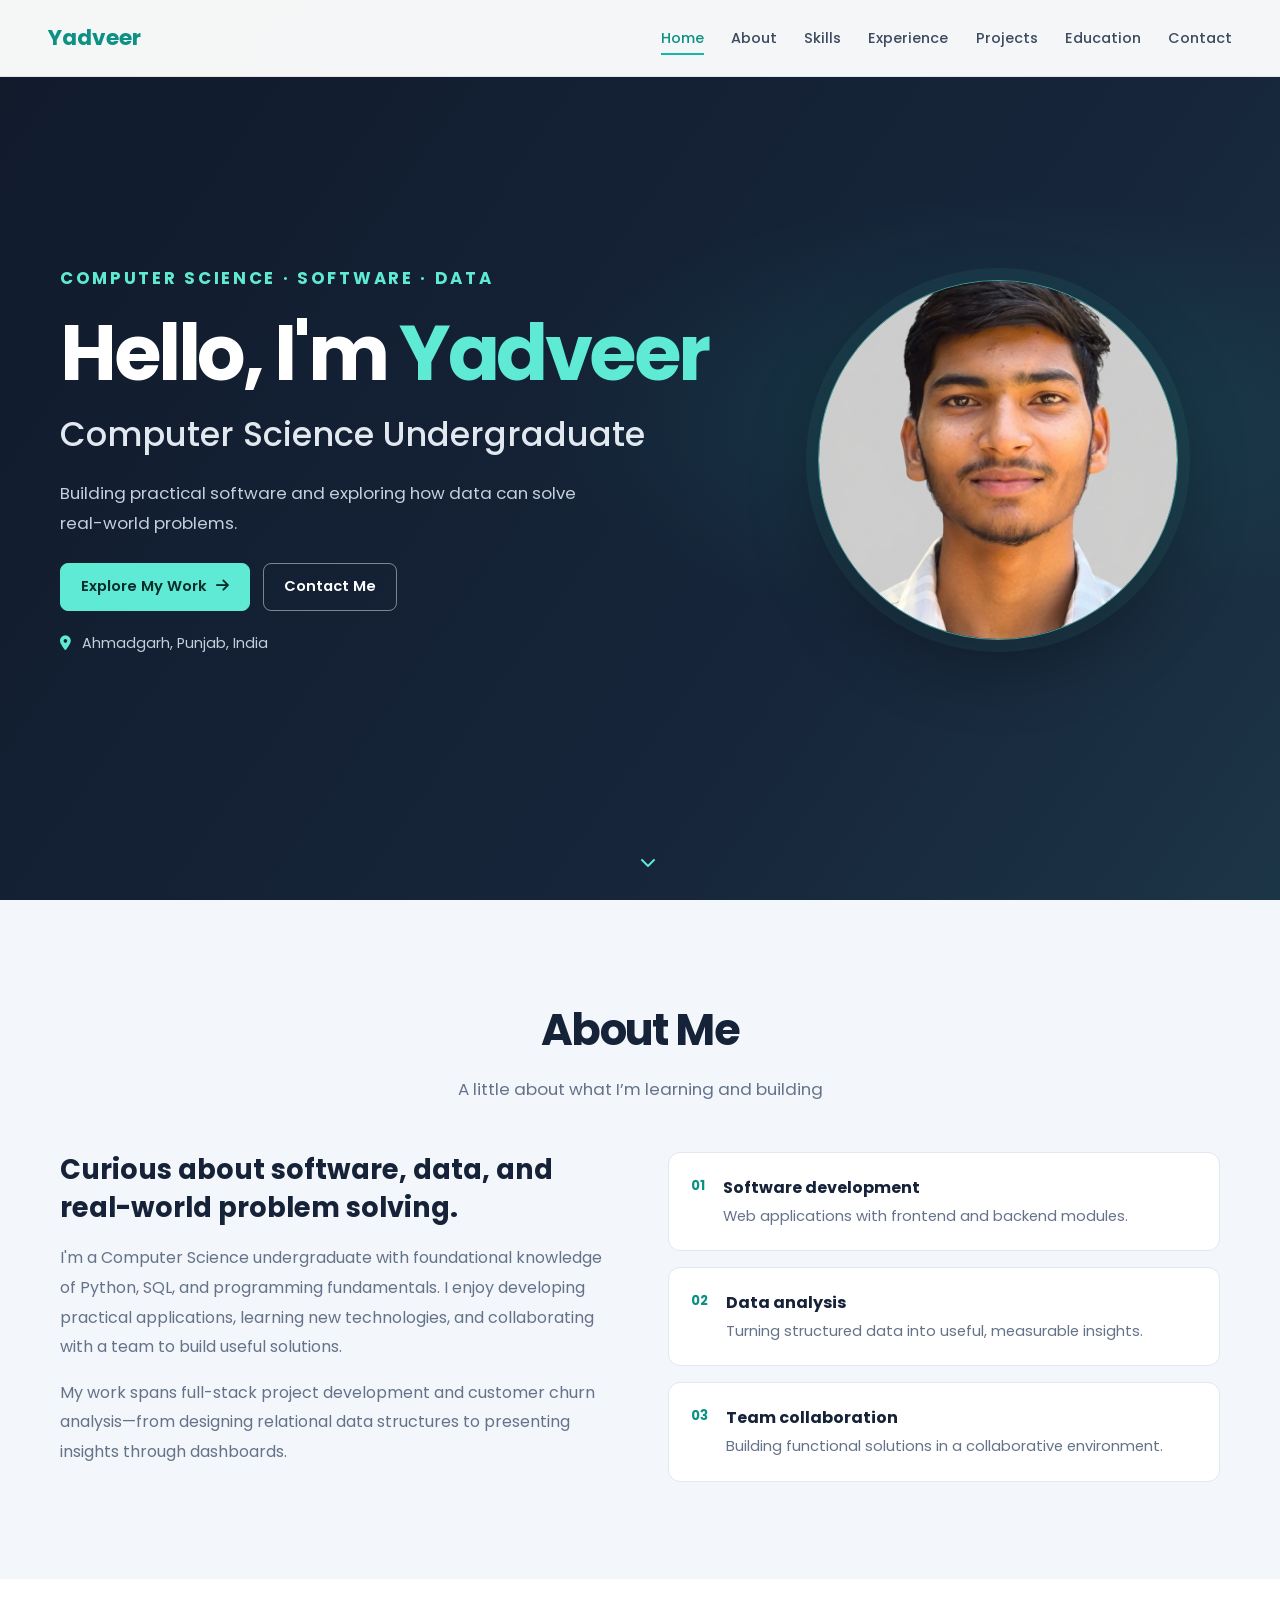
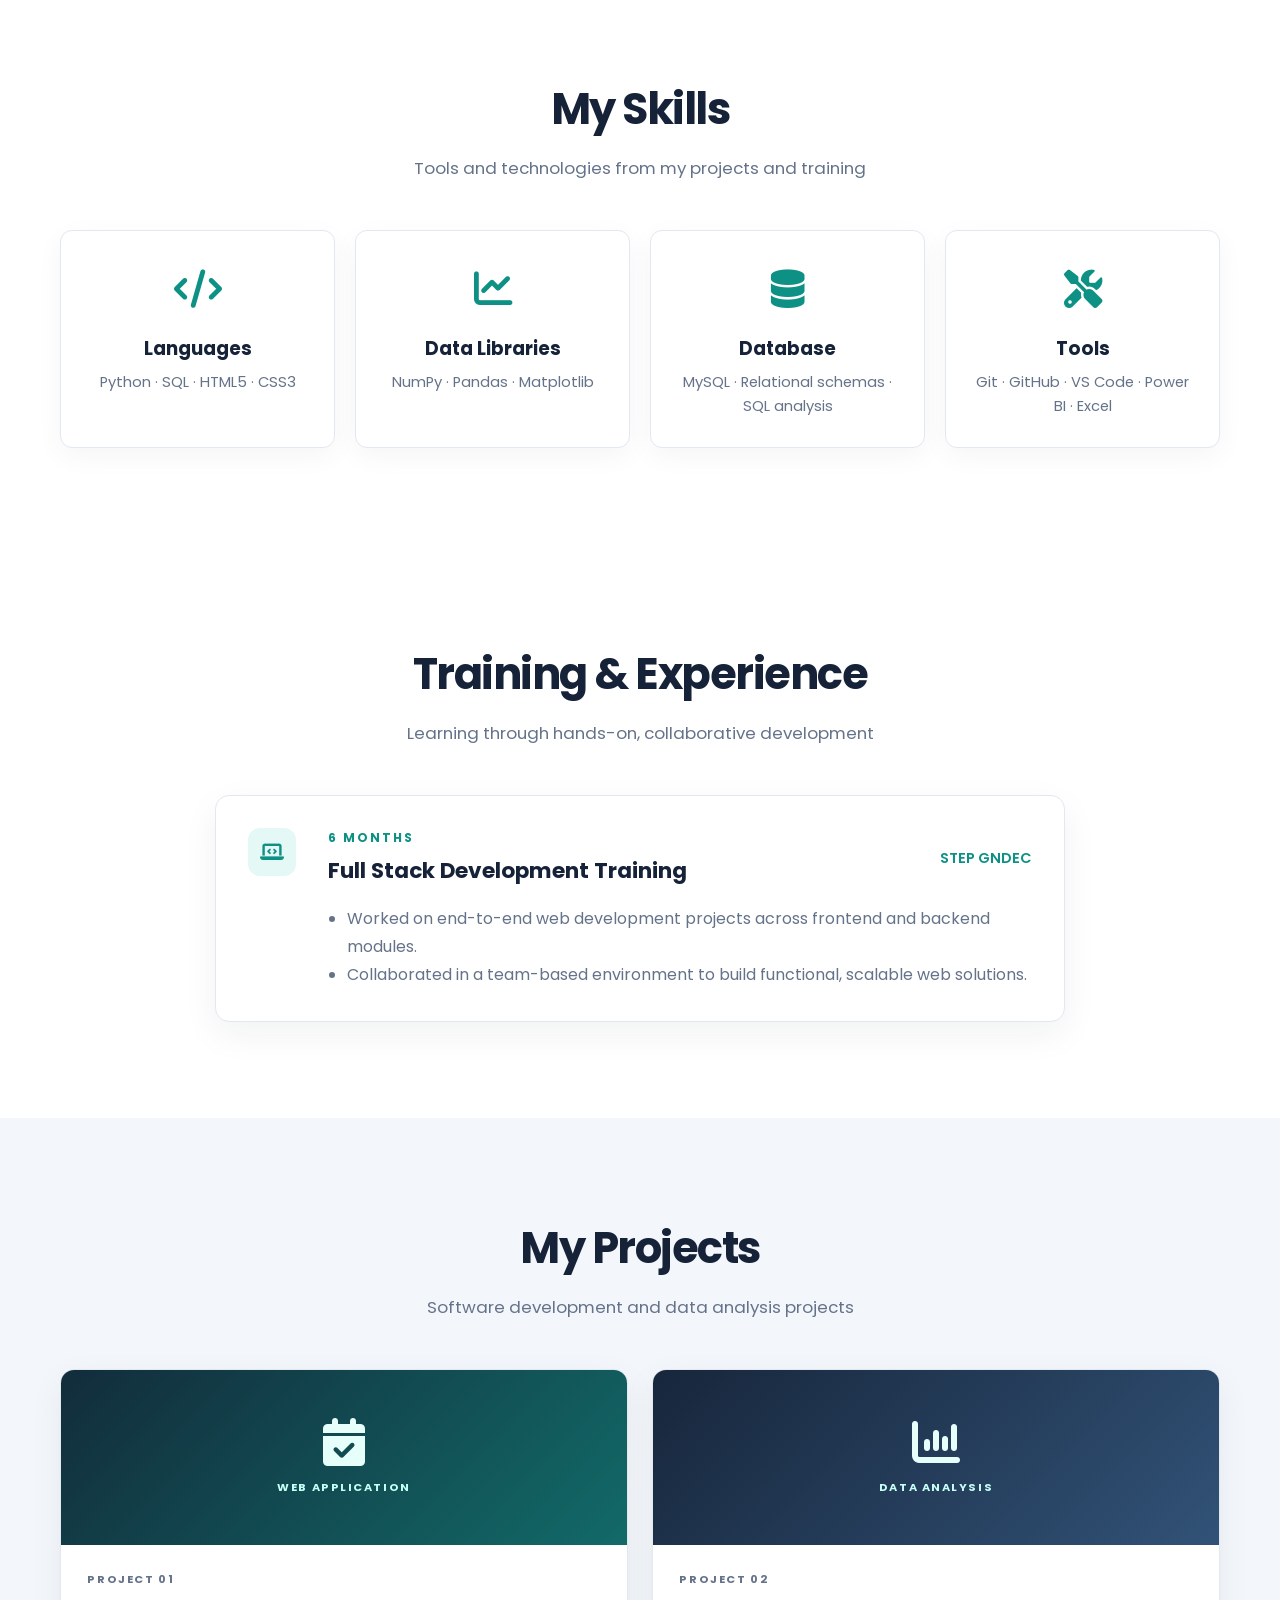
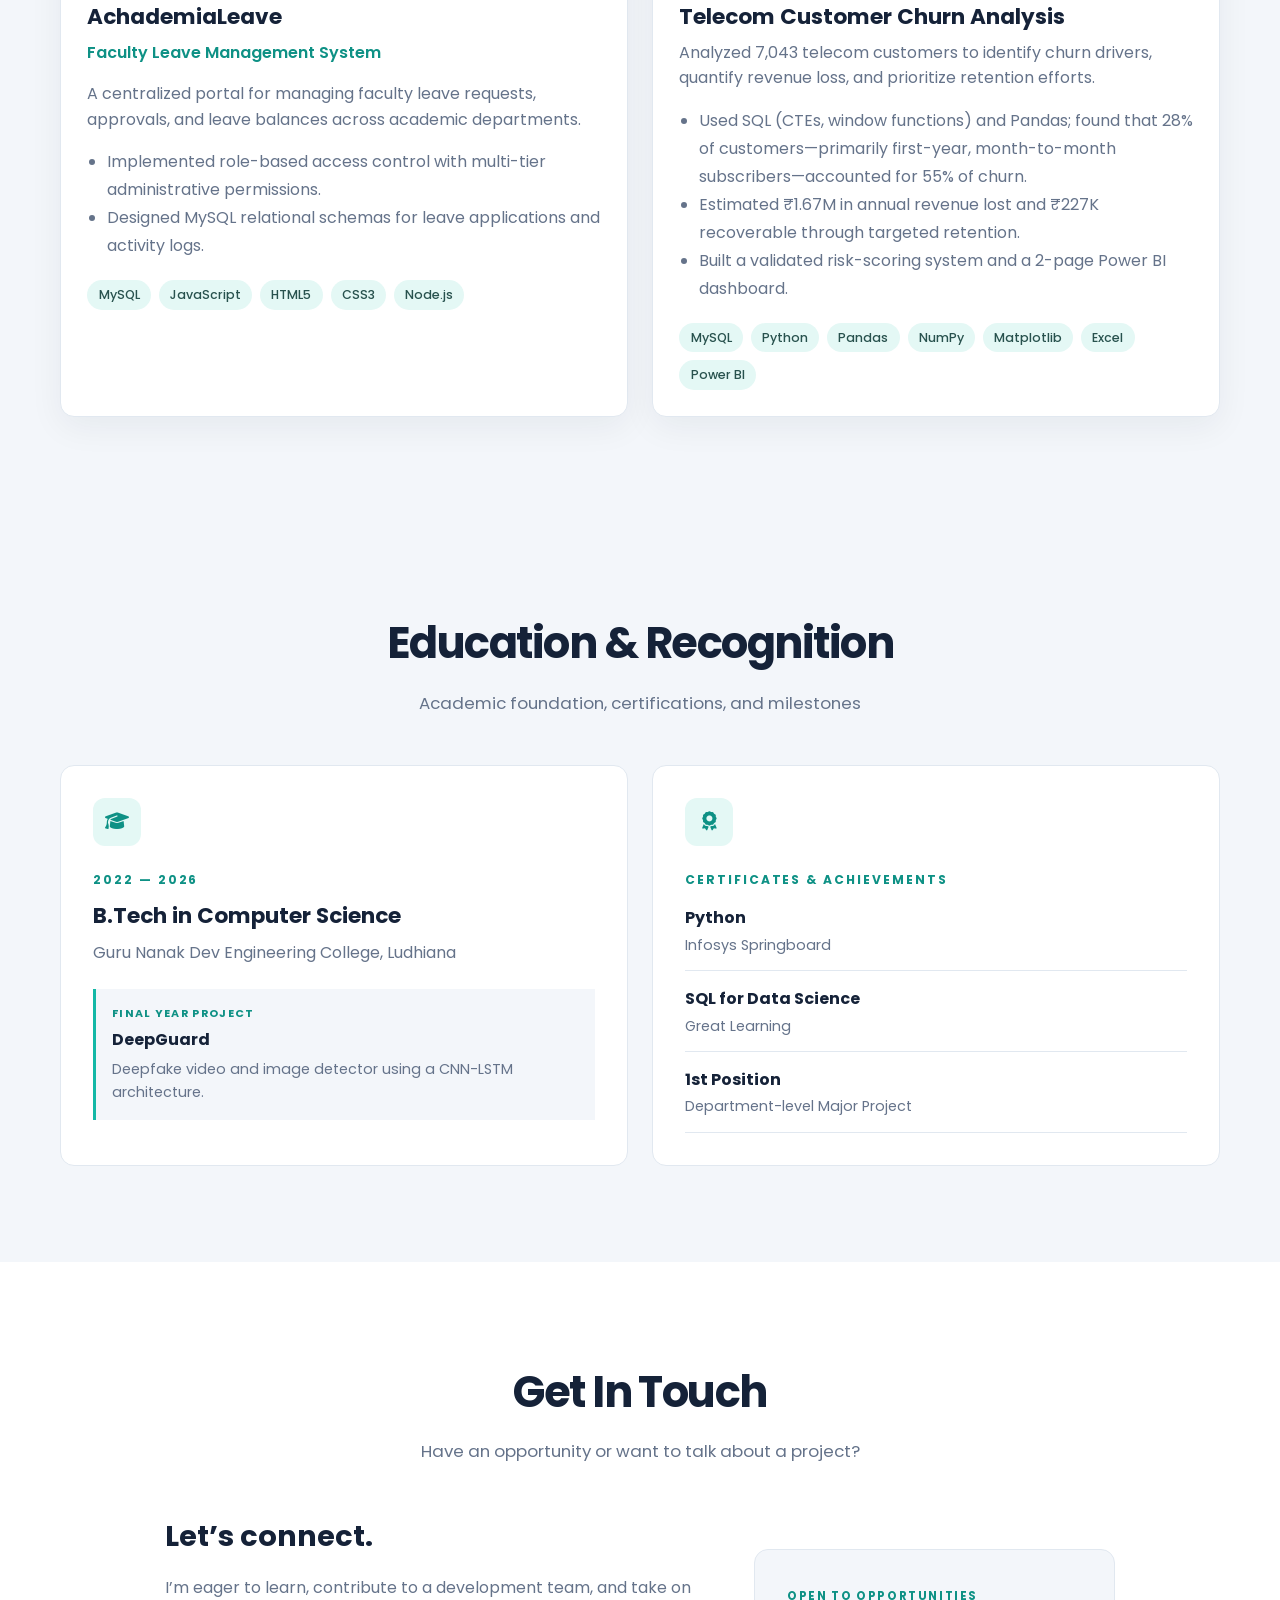
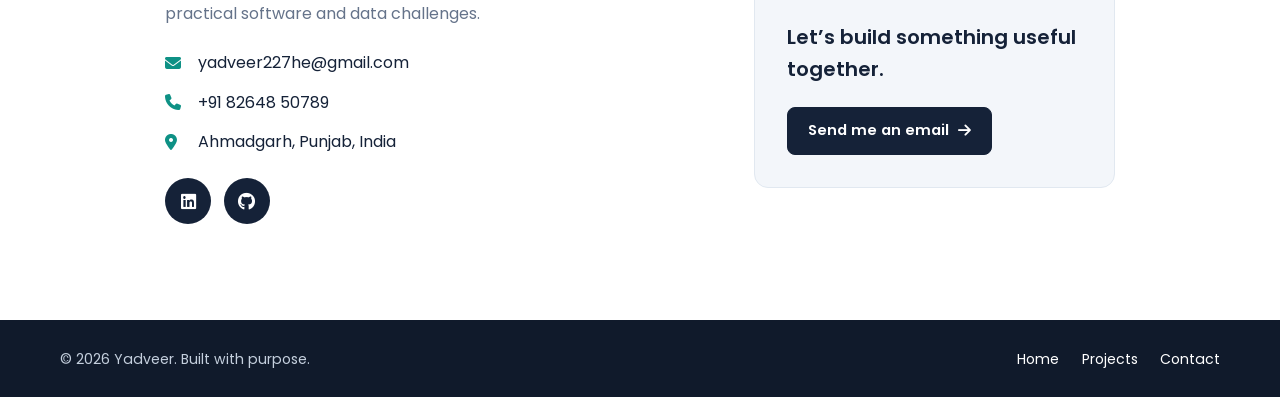
<file: index.html>
<!DOCTYPE html>
<html lang="en">
<head>
    <meta charset="UTF-8">
    <meta name="viewport" content="width=device-width, initial-scale=1.0">
    <meta name="description" content="Yadveer is a Computer Science undergraduate at Guru Nanak Dev Engineering College, interested in practical software development and data analysis.">
    <meta name="theme-color" content="#101a2b">
    <title>Yadveer | Computer Science Undergraduate</title>
    <link rel="stylesheet" href="styles.css">
    <link href="https://fonts.googleapis.com/css2?family=Poppins:wght@300;400;500;600;700&display=swap" rel="stylesheet">
    <link rel="stylesheet" href="https://cdnjs.cloudflare.com/ajax/libs/font-awesome/6.4.0/css/all.min.css">
</head>
<body>
    <!-- Navigation -->
    <nav class="navbar">
        <div class="nav-container">
            <div class="nav-logo">
                <h2>Yadveer</h2>
            </div>
            <ul class="nav-menu" id="primary-navigation">
                <li class="nav-item">
                    <a href="#home" class="nav-link">Home</a>
                </li>
                <li class="nav-item">
                    <a href="#about" class="nav-link">About</a>
                </li>
                <li class="nav-item">
                    <a href="#skills" class="nav-link">Skills</a>
                </li>
                <li class="nav-item">
                    <a href="#experience" class="nav-link">Experience</a>
                </li>
                <li class="nav-item">
                    <a href="#projects" class="nav-link">Projects</a>
                </li>
                <li class="nav-item">
                    <a href="#education" class="nav-link">Education</a>
                </li>
                <li class="nav-item">
                    <a href="#contact" class="nav-link">Contact</a>
                </li>
            </ul>
            <button class="nav-toggle" type="button" aria-label="Open navigation" aria-controls="primary-navigation" aria-expanded="false">
                <span class="bar"></span>
                <span class="bar"></span>
                <span class="bar"></span>
            </button>
        </div>
    </nav>

    <!-- Hero Section -->
    <section id="home" class="hero">
        <div class="hero-content">
            <div class="hero-text">
                <p class="eyebrow">COMPUTER SCIENCE · SOFTWARE · DATA</p>
                <h1>Hello, I'm <span class="highlight">Yadveer</span></h1>
                <h2>Computer Science Undergraduate</h2>
                <p>Building practical software and exploring how data can solve real-world problems.</p>
                <div class="hero-buttons">
                    <a href="#projects" class="btn btn-primary">Explore My Work <i class="fas fa-arrow-right"></i></a>
                    <a href="mailto:yadveer227he@gmail.com" class="btn btn-secondary">Contact Me</a>
                </div>
                <p class="hero-location"><i class="fas fa-location-dot"></i> Ahmadgarh, Punjab, India</p>
            </div>
            <div class="hero-image">
                <div class="profile-pic">
                    <img src="my.png" alt="Portrait of Yadveer">
                </div>
            </div>
        </div>
        <div class="scroll-indicator">
            <i class="fas fa-chevron-down"></i>
        </div>
    </section>

    <!-- About Section -->
    <section id="about" class="about">
        <div class="container">
            <div class="section-header">
                <h2>About Me</h2>
                <p>A little about what I’m learning and building</p>
            </div>
            <div class="about-content">
                <div class="about-text">
                    <h3>Curious about software, data, and real-world problem solving.</h3>
                    <p>I'm a Computer Science undergraduate with foundational knowledge of Python, SQL, and programming fundamentals. I enjoy developing practical applications, learning new technologies, and collaborating with a team to build useful solutions.</p>
                    <p>My work spans full-stack project development and customer churn analysis—from designing relational data structures to presenting insights through dashboards.</p>
                </div>
                <div class="about-highlights">
                    <div class="highlight-card">
                        <span class="highlight-index">01</span>
                        <div><h4>Software development</h4><p>Web applications with frontend and backend modules.</p></div>
                    </div>
                    <div class="highlight-card">
                        <span class="highlight-index">02</span>
                        <div><h4>Data analysis</h4><p>Turning structured data into useful, measurable insights.</p></div>
                    </div>
                    <div class="highlight-card">
                        <span class="highlight-index">03</span>
                        <div><h4>Team collaboration</h4><p>Building functional solutions in a collaborative environment.</p></div>
                    </div>
                </div>
            </div>
        </div>
    </section>

    <!-- Skills Section -->
    <section id="skills" class="skills">
        <div class="container">
            <div class="section-header">
                <h2>My Skills</h2>
                <p>Tools and technologies from my projects and training</p>
            </div>
            <div class="skills-grid">
                <div class="skill-card">
                    <div class="skill-icon">
                        <i class="fas fa-code"></i>
                    </div>
                    <h3>Languages</h3>
                    <p>Python · SQL · HTML5 · CSS3</p>
                </div>
                <div class="skill-card">
                    <div class="skill-icon">
                        <i class="fas fa-chart-line"></i>
                    </div>
                    <h3>Data Libraries</h3>
                    <p>NumPy · Pandas · Matplotlib</p>
                </div>
                <div class="skill-card">
                    <div class="skill-icon">
                        <i class="fas fa-database"></i>
                    </div>
                    <h3>Database</h3>
                    <p>MySQL · Relational schemas · SQL analysis</p>
                </div>
                <div class="skill-card">
                    <div class="skill-icon">
                        <i class="fas fa-screwdriver-wrench"></i>
                    </div>
                    <h3>Tools</h3>
                    <p>Git · GitHub · VS Code · Power BI · Excel</p>
                </div>
            </div>
        </div>
    </section>

    <!-- Experience Section -->
    <section id="experience" class="experience">
        <div class="container">
            <div class="section-header">
                <h2>Training & Experience</h2>
                <p>Learning through hands-on, collaborative development</p>
            </div>
            <article class="timeline-card">
                <div class="timeline-marker"><i class="fas fa-laptop-code"></i></div>
                <div class="timeline-content">
                    <div class="timeline-heading">
                        <div><p class="eyebrow">6 MONTHS</p><h3>Full Stack Development Training</h3></div>
                        <span class="timeline-org">STEP GNDEC</span>
                    </div>
                    <ul>
                        <li>Worked on end-to-end web development projects across frontend and backend modules.</li>
                        <li>Collaborated in a team-based environment to build functional, scalable web solutions.</li>
                    </ul>
                </div>
            </article>
        </div>
    </section>

    <!-- Projects Section -->
    <section id="projects" class="projects">
        <div class="container">
            <div class="section-header">
                <h2>My Projects</h2>
                <p>Software development and data analysis projects</p>
            </div>
            <div class="projects-grid">
                <div class="project-card">
                    <div class="project-visual project-visual-app">
                        <i class="fas fa-calendar-check"></i>
                        <span>WEB APPLICATION</span>
                    </div>
                    <div class="project-info">
                        <p class="project-number">PROJECT 01</p>
                        <h3>AchademiaLeave</h3>
                        <p class="project-subtitle">Faculty Leave Management System</p>
                        <p>A centralized portal for managing faculty leave requests, approvals, and leave balances across academic departments.</p>
                        <ul class="project-points">
                            <li>Implemented role-based access control with multi-tier administrative permissions.</li>
                            <li>Designed MySQL relational schemas for leave applications and activity logs.</li>
                        </ul>
                        <div class="project-tech">
                            <span>MySQL</span>
                            <span>JavaScript</span>
                            <span>HTML5</span>
                            <span>CSS3</span>
                            <span>Node.js</span>
                        </div>
                    </div>
                </div>
                <div class="project-card">
                    <div class="project-visual project-visual-data">
                        <i class="fas fa-chart-column"></i>
                        <span>DATA ANALYSIS</span>
                    </div>
                    <div class="project-info">
                        <p class="project-number">PROJECT 02</p>
                        <h3>Telecom Customer Churn Analysis</h3>
                        <p>Analyzed 7,043 telecom customers to identify churn drivers, quantify revenue loss, and prioritize retention efforts.</p>
                        <ul class="project-points">
                            <li>Used SQL (CTEs, window functions) and Pandas; found that 28% of customers—primarily first-year, month-to-month subscribers—accounted for 55% of churn.</li>
                            <li>Estimated ₹1.67M in annual revenue lost and ₹227K recoverable through targeted retention.</li>
                            <li>Built a validated risk-scoring system and a 2-page Power BI dashboard.</li>
                        </ul>
                        <div class="project-tech">
                            <span>MySQL</span>
                            <span>Python</span>
                            <span>Pandas</span>
                            <span>NumPy</span>
                            <span>Matplotlib</span>
                            <span>Excel</span>
                            <span>Power BI</span>
                        </div>
                    </div>
                </div>
            </div>
        </div>
    </section>

    <!-- Education & Recognition Section -->
    <section id="education" class="education">
        <div class="container">
            <div class="section-header">
                <h2>Education & Recognition</h2>
                <p>Academic foundation, certifications, and milestones</p>
            </div>
            <div class="education-grid">
                <article class="education-card">
                    <div class="education-icon"><i class="fas fa-graduation-cap"></i></div>
                    <p class="eyebrow">2022 — 2026</p>
                    <h3>B.Tech in Computer Science</h3>
                    <p>Guru Nanak Dev Engineering College, Ludhiana</p>
                    <div class="capstone">
                        <span>FINAL YEAR PROJECT</span>
                        <strong>DeepGuard</strong>
                        <p>Deepfake video and image detector using a CNN-LSTM architecture.</p>
                    </div>
                </article>
                <article class="education-card recognition-card">
                    <div class="education-icon"><i class="fas fa-award"></i></div>
                    <p class="eyebrow">CERTIFICATES & ACHIEVEMENTS</p>
                    <ul class="recognition-list">
                        <li><strong>Python</strong><span>Infosys Springboard</span></li>
                        <li><strong>SQL for Data Science</strong><span>Great Learning</span></li>
                        <li><strong>1st Position</strong><span>Department-level Major Project</span></li>
                    </ul>
                </article>
            </div>
        </div>
    </section>

    <!-- Contact Section -->
    <section id="contact" class="contact">
        <div class="container">
            <div class="section-header">
                <h2>Get In Touch</h2>
                <p>Have an opportunity or want to talk about a project?</p>
            </div>
            <div class="contact-content contact-content-single">
                <div class="contact-info">
                    <h3>Let’s connect.</h3>
                    <p>I’m eager to learn, contribute to a development team, and take on practical software and data challenges.</p>
                    <div class="contact-details">
                        <a class="contact-item" href="mailto:yadveer227he@gmail.com">
                            <i class="fas fa-envelope"></i>
                            <span>yadveer227he@gmail.com</span>
                        </a>
                        <a class="contact-item" href="tel:+918264850789">
                            <i class="fas fa-phone"></i>
                            <span>+91 82648 50789</span>
                        </a>
                        <div class="contact-item">
                            <i class="fas fa-map-marker-alt"></i>
                            <span>Ahmadgarh, Punjab, India</span>
                        </div>
                    </div>
                    <div class="social-links">
                        <a href="https://www.linkedin.com/in/yadveer-yadveer" class="social-link" aria-label="LinkedIn profile"><i class="fab fa-linkedin"></i></a>
                        <a href="https://github.com/yadveer2" class="social-link" aria-label="GitHub profile"><i class="fab fa-github"></i></a>
                    </div>
                </div>
                <div class="contact-cta">
                    <span>OPEN TO OPPORTUNITIES</span>
                    <p>Let’s build something useful together.</p>
                    <a href="mailto:yadveer227he@gmail.com" class="btn btn-primary">Send me an email <i class="fas fa-arrow-right"></i></a>
                </div>
            </div>
        </div>
    </section>

    <!-- Footer -->
    <footer class="footer">
        <div class="container">
            <div class="footer-content">
                <p>&copy; <span id="current-year"></span> Yadveer. Built with purpose.</p>
                <div class="footer-links">
                    <a href="#home">Home</a>
                    <a href="#projects">Projects</a>
                    <a href="#contact">Contact</a>
                </div>
            </div>
        </div>
    </footer>

    <script src="script.js"></script>
</body>
</html>
</file>
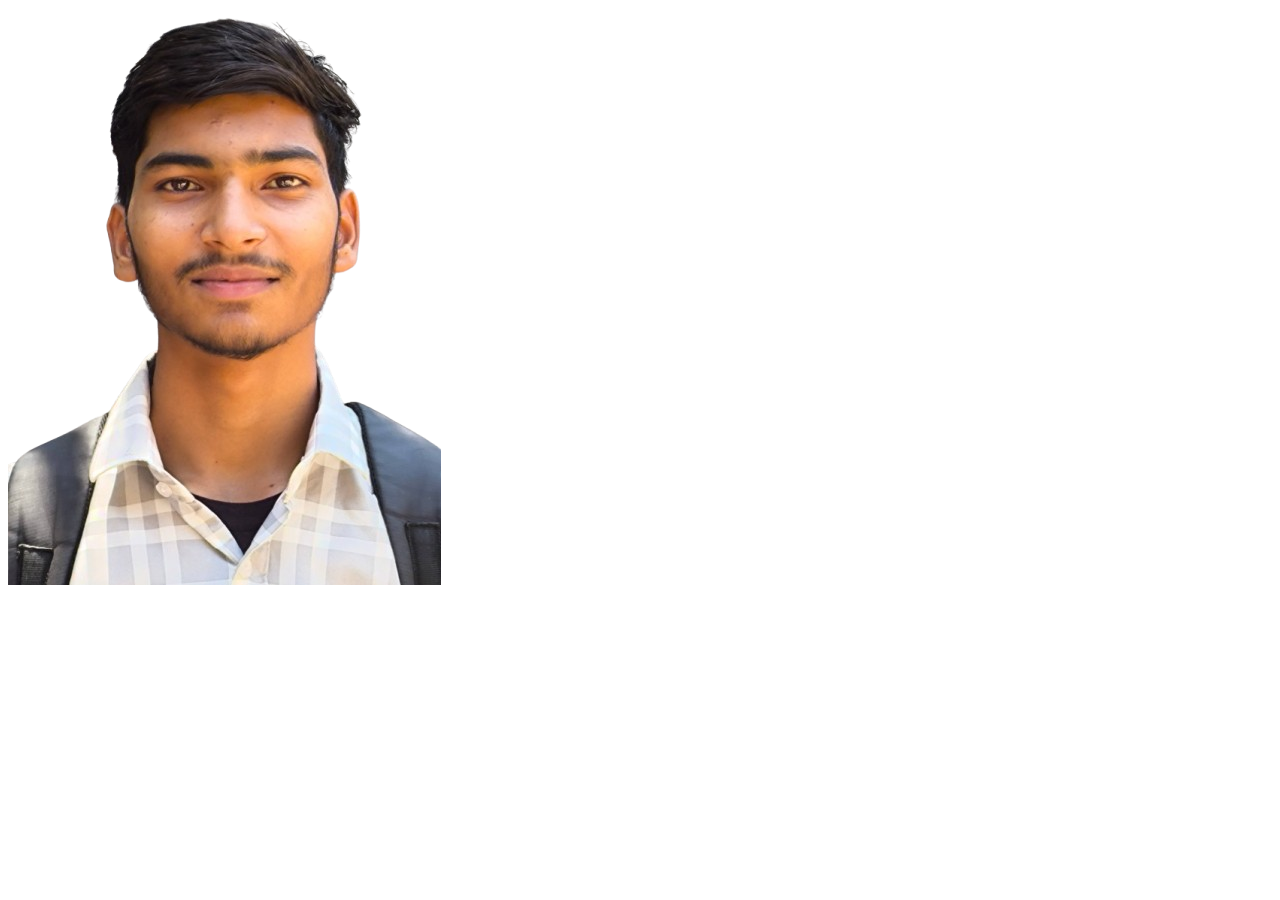
<file: index1.html>
<!DOCTYPE html>
<html lang="en">
<head>
    <meta charset="UTF-8">
    <meta name="viewport" content="width=device-width, initial-scale=1.0">
    <title>Document</title>
</head>
<body>
    <img src="IMG_20240527_123344-removebg-preview.png"">
</body>
</html>
</file>
<file: styles.css>
:root {
    --ink: #152238;
    --muted: #65738a;
    --accent: #14b8a6;
    --accent-dark: #0e9185;
    --surface: #fff;
    --soft-surface: #f3f6fa;
    --line: #e1e8f0;
}

* {
    box-sizing: border-box;
    margin: 0;
    padding: 0;
}

html {
    scroll-behavior: smooth;
    scroll-padding-top: 88px;
}

body {
    overflow-x: hidden;
    background: var(--surface);
    color: var(--ink);
    font-family: 'Poppins', sans-serif;
    line-height: 1.6;
}

a {
    color: inherit;
}

button,
a {
    -webkit-tap-highlight-color: transparent;
}

:focus-visible {
    outline: 3px solid var(--accent);
    outline-offset: 3px;
}

.container {
    width: min(100% - 40px, 1160px);
    margin: 0 auto;
}

.navbar {
    position: fixed;
    z-index: 1000;
    top: 0;
    width: 100%;
    border-bottom: 1px solid rgba(21, 34, 56, 0.08);
    background: rgba(255, 255, 255, 0.96);
    backdrop-filter: blur(14px);
    transition: box-shadow 0.2s ease;
}

.navbar.scrolled {
    box-shadow: 0 8px 24px rgba(21, 34, 56, 0.08);
}

.nav-container {
    display: flex;
    max-width: 1240px;
    min-height: 76px;
    align-items: center;
    justify-content: space-between;
    margin: 0 auto;
    padding: 0 28px;
}

.nav-logo {
    color: var(--ink);
    text-decoration: none;
}

.nav-logo h2 {
    color: var(--accent-dark);
    font-size: 1.35rem;
    font-weight: 700;
}

.nav-menu {
    display: flex;
    align-items: center;
    gap: 1.7rem;
    list-style: none;
}

.nav-link {
    position: relative;
    color: #3d4a5f;
    font-size: 0.9rem;
    font-weight: 500;
    text-decoration: none;
    transition: color 0.2s ease;
}

.nav-link:hover,
.nav-link.active {
    color: var(--accent-dark);
}

.nav-link::after {
    position: absolute;
    right: 0;
    bottom: -7px;
    left: 0;
    height: 2px;
    background: var(--accent);
    content: '';
    transform: scaleX(0);
    transform-origin: left;
    transition: transform 0.2s ease;
}

.nav-link:hover::after,
.nav-link.active::after {
    transform: scaleX(1);
}

.nav-toggle {
    display: none;
    border: 0;
    background: transparent;
    cursor: pointer;
}

.bar {
    display: block;
    width: 25px;
    height: 2px;
    margin: 5px 0;
    background: var(--ink);
    transition: transform 0.2s ease, opacity 0.2s ease;
}

.hero {
    position: relative;
    display: flex;
    min-height: 100vh;
    align-items: center;
    justify-content: center;
    padding: 110px 0 90px;
    background:
        radial-gradient(ellipse at 78% 46%, rgba(20, 184, 166, 0.15), transparent 28rem),
        linear-gradient(125deg, #101a2b 0%, #17263b 68%, #1c3546 100%);
    color: #fff;
}

.hero-content {
    display: grid;
    width: min(100% - 48px, 1160px);
    grid-template-columns: 1.2fr 0.8fr;
    align-items: center;
    gap: 3rem;
    margin: 0 auto;
}

.hero-text h1 {
    margin-bottom: 0.7rem;
    font-size: clamp(3rem, 6vw, 5rem);
    font-weight: 700;
    letter-spacing: -0.045em;
    line-height: 1.15;
}

.hero-text h2 {
    margin-bottom: 1rem;
    color: #e1e8f0;
    font-size: clamp(1.45rem, 3vw, 2.1rem);
    font-weight: 500;
}

.hero-text p {
    max-width: 560px;
    margin-bottom: 1.5rem;
    color: #c4cfdd;
    font-size: 1.05rem;
    line-height: 1.8;
}

.hero-text .eyebrow {
    margin-bottom: 1rem;
    color: #5eead4;
}

.eyebrow {
    color: var(--accent-dark);
    font-size: 0.76rem;
    font-weight: 700;
    letter-spacing: 0.16em;
}

.highlight {
    color: #5eead4;
}

.hero-buttons {
    display: flex;
    flex-wrap: wrap;
    gap: 0.85rem;
}

.btn {
    display: inline-flex;
    min-height: 48px;
    align-items: center;
    justify-content: center;
    gap: 0.55rem;
    padding: 0.7rem 1.25rem;
    border: 1px solid transparent;
    border-radius: 8px;
    font-size: 0.92rem;
    font-weight: 600;
    text-decoration: none;
    transition: transform 0.2s ease, background 0.2s ease, color 0.2s ease;
}

.btn:hover {
    transform: translateY(-2px);
}

.btn-primary {
    border-color: #5eead4;
    background: #5eead4;
    color: #082d2a;
}

.btn-primary:hover {
    background: transparent;
    color: #5eead4;
}

.btn-secondary {
    border-color: rgba(255, 255, 255, 0.45);
    background: transparent;
    color: #fff;
}

.btn-secondary:hover {
    background: #fff;
    color: var(--ink);
}

.hero-text .hero-location {
    margin: 1.3rem 0 0;
    font-size: 0.9rem;
}

.hero-location i {
    margin-right: 0.45rem;
    color: #5eead4;
}

.hero-image {
    display: flex;
    align-items: center;
    justify-content: center;
}

.profile-pic {
    width: min(360px, 30vw);
    aspect-ratio: 1;
    overflow: hidden;
    border: 1px solid rgba(94, 234, 212, 0.6);
    border-radius: 50%;
    box-shadow: 0 0 0 12px rgba(94, 234, 212, 0.06), 0 24px 70px rgba(0, 0, 0, 0.3);
}

.profile-pic img {
    width: 100%;
    height: 100%;
    object-fit: cover;
    object-position: center 22%;
}

.scroll-indicator {
    position: absolute;
    bottom: 24px;
    left: 50%;
    color: #5eead4;
    animation: nudge 1.8s ease-in-out infinite;
}

@keyframes nudge {
    50% { transform: translateY(7px); }
}

section {
    padding: 96px 0;
}

.section-header {
    margin-bottom: 3rem;
    text-align: center;
}

.section-header h2 {
    margin-bottom: 0.7rem;
    color: var(--ink);
    font-size: clamp(2rem, 4vw, 2.7rem);
    font-weight: 700;
    letter-spacing: -0.035em;
}

.section-header p {
    max-width: 620px;
    margin: 0 auto;
    color: var(--muted);
    font-size: 1.05rem;
}

.about,
.projects,
.education {
    background: var(--soft-surface);
}

.about-content {
    display: grid;
    grid-template-columns: 1fr 1fr;
    align-items: center;
    gap: 3.5rem;
}

.about-text h3 {
    margin-bottom: 1rem;
    color: var(--ink);
    font-size: 1.7rem;
    line-height: 1.4;
}

.about-text p {
    margin-bottom: 1rem;
    color: var(--muted);
    line-height: 1.85;
}

.about-highlights {
    display: grid;
    gap: 1rem;
}

.highlight-card {
    display: flex;
    align-items: flex-start;
    gap: 1.15rem;
    padding: 1.35rem;
    border: 1px solid var(--line);
    border-radius: 12px;
    background: var(--surface);
}

.highlight-index {
    color: var(--accent-dark);
    font-size: 0.82rem;
    font-weight: 700;
}

.highlight-card h4 {
    margin-bottom: 0.3rem;
    color: var(--ink);
}

.highlight-card p {
    color: var(--muted);
    font-size: 0.92rem;
}

.skills-grid {
    display: grid;
    grid-template-columns: repeat(4, minmax(0, 1fr));
    gap: 1.25rem;
}

.skill-card {
    padding: 1.8rem 1.4rem;
    border: 1px solid var(--line);
    border-radius: 12px;
    background: var(--surface);
    box-shadow: 0 8px 28px rgba(21, 34, 56, 0.045);
    text-align: center;
    transition: transform 0.2s ease, box-shadow 0.2s ease;
}

.skill-card:hover {
    box-shadow: 0 14px 32px rgba(21, 34, 56, 0.09);
    transform: translateY(-4px);
}

.skill-icon {
    margin-bottom: 0.8rem;
    color: var(--accent-dark);
    font-size: 2.4rem;
}

.skill-card h3 {
    margin-bottom: 0.5rem;
    color: var(--ink);
    font-size: 1.15rem;
}

.skill-card p {
    color: var(--muted);
    font-size: 0.92rem;
}

.experience {
    background: var(--surface);
}

.timeline-card {
    display: grid;
    max-width: 850px;
    grid-template-columns: 56px 1fr;
    gap: 1.5rem;
    margin: 0 auto;
    padding: 2rem;
    border: 1px solid var(--line);
    border-radius: 14px;
    background: var(--surface);
    box-shadow: 0 12px 36px rgba(21, 34, 56, 0.06);
}

.timeline-marker,
.education-icon {
    display: grid;
    width: 48px;
    height: 48px;
    place-items: center;
    border-radius: 12px;
    background: #e4f8f5;
    color: var(--accent-dark);
    font-size: 1.2rem;
}

.timeline-heading {
    display: flex;
    align-items: center;
    justify-content: space-between;
    gap: 1rem;
}

.timeline-heading .eyebrow {
    margin-bottom: 0.4rem;
}

.timeline-heading h3,
.education-card h3 {
    color: var(--ink);
    font-size: 1.35rem;
}

.timeline-org {
    color: var(--accent-dark);
    font-size: 0.9rem;
    font-weight: 600;
}

.timeline-content ul,
.project-points {
    margin: 1rem 0 0;
    padding-left: 1.2rem;
    color: var(--muted);
    line-height: 1.75;
}

.projects-grid {
    display: grid;
    grid-template-columns: repeat(2, minmax(0, 1fr));
    align-items: stretch;
    gap: 1.5rem;
}

.project-card {
    overflow: hidden;
    border: 1px solid var(--line);
    border-radius: 14px;
    background: var(--surface);
    box-shadow: 0 10px 34px rgba(21, 34, 56, 0.06);
    transition: transform 0.2s ease, box-shadow 0.2s ease;
}

.project-card:hover {
    box-shadow: 0 16px 40px rgba(21, 34, 56, 0.1);
    transform: translateY(-4px);
}

.project-visual {
    display: flex;
    min-height: 175px;
    flex-direction: column;
    align-items: center;
    justify-content: center;
    gap: 0.8rem;
    color: #e6fffb;
}

.project-visual i {
    font-size: 3rem;
}

.project-visual span,
.project-number {
    color: var(--accent-dark);
    font-size: 0.7rem;
    font-weight: 700;
    letter-spacing: 0.14em;
}

.project-visual span {
    color: #c5fff6;
}

.project-visual-app {
    background: linear-gradient(135deg, #122c3b, #126a68);
}

.project-visual-data {
    background: linear-gradient(135deg, #17263b, #315277);
}

.project-info {
    padding: 1.65rem;
}

.project-number {
    margin-bottom: 0.65rem;
}

.project-info h3 {
    margin-bottom: 0.35rem;
    color: var(--ink);
    font-size: 1.35rem;
}

.project-info p {
    color: var(--muted);
}

.project-info .project-subtitle {
    margin-bottom: 1rem;
    color: var(--accent-dark);
    font-weight: 600;
}

.project-tech {
    display: flex;
    flex-wrap: wrap;
    gap: 0.5rem;
    margin-top: 1.25rem;
}

.project-tech span {
    padding: 0.3rem 0.7rem;
    border-radius: 20px;
    background: #e4f8f5;
    color: #28524e;
    font-size: 0.78rem;
    font-weight: 500;
}

.education-grid {
    display: grid;
    grid-template-columns: repeat(2, minmax(0, 1fr));
    gap: 1.5rem;
}

.education-card {
    padding: 2rem;
    border: 1px solid var(--line);
    border-radius: 14px;
    background: var(--surface);
}

.education-icon {
    margin-bottom: 1.5rem;
}

.education-card .eyebrow {
    margin-bottom: 0.6rem;
}

.education-card > p:not(.eyebrow) {
    margin-top: 0.4rem;
    color: var(--muted);
}

.capstone {
    display: grid;
    gap: 0.3rem;
    margin-top: 1.5rem;
    padding: 1rem;
    border-left: 3px solid var(--accent);
    background: var(--soft-surface);
}

.capstone span {
    color: var(--accent-dark);
    font-size: 0.68rem;
    font-weight: 700;
    letter-spacing: 0.12em;
}

.capstone strong {
    color: var(--ink);
}

.capstone p {
    color: var(--muted);
    font-size: 0.9rem;
}

.recognition-list {
    display: grid;
    gap: 0.9rem;
    margin-top: 1rem;
    list-style: none;
}

.recognition-list li {
    display: flex;
    flex-direction: column;
    gap: 0.2rem;
    padding-bottom: 0.85rem;
    border-bottom: 1px solid var(--line);
}

.recognition-list strong {
    color: var(--ink);
}

.recognition-list span {
    color: var(--muted);
    font-size: 0.9rem;
}

.contact {
    background: var(--surface);
}

.contact-content-single {
    display: grid;
    max-width: 950px;
    grid-template-columns: 1.2fr 0.8fr;
    align-items: center;
    gap: 3rem;
    margin: 0 auto;
}

.contact-info h3 {
    margin-bottom: 1rem;
    color: var(--ink);
    font-size: 1.8rem;
}

.contact-info > p {
    margin-bottom: 1.5rem;
    color: var(--muted);
}

.contact-details {
    display: grid;
    gap: 0.85rem;
    margin-bottom: 1.5rem;
}

.contact-item {
    display: flex;
    align-items: center;
    gap: 0.8rem;
    color: var(--ink);
    text-decoration: none;
}

.contact-item i {
    width: 20px;
    color: var(--accent-dark);
}

.social-links {
    display: flex;
    gap: 0.8rem;
}

.social-link {
    display: grid;
    width: 46px;
    height: 46px;
    place-items: center;
    border-radius: 50%;
    background: var(--ink);
    color: #fff;
    font-size: 1.1rem;
    text-decoration: none;
    transition: background 0.2s ease, transform 0.2s ease;
}

.social-link:hover {
    background: var(--accent-dark);
    transform: translateY(-3px);
}

.contact-cta {
    padding: 2rem;
    border: 1px solid var(--line);
    border-radius: 14px;
    background: var(--soft-surface);
}

.contact-cta > span {
    color: var(--accent-dark);
    font-size: 0.72rem;
    font-weight: 700;
    letter-spacing: 0.14em;
}

.contact-cta p {
    margin: 0.8rem 0 1.4rem;
    color: var(--ink);
    font-size: 1.25rem;
    font-weight: 600;
}

.contact-cta .btn-primary {
    border-color: var(--ink);
    background: var(--ink);
    color: #fff;
}

.contact-cta .btn-primary:hover {
    border-color: var(--accent-dark);
    background: var(--accent-dark);
}

.footer {
    padding: 1.7rem 0;
    background: #101a2b;
    color: #fff;
}

.footer-content {
    display: flex;
    align-items: center;
    justify-content: space-between;
    gap: 1rem;
}

.footer-content p {
    color: #c4cfdd;
    font-size: 0.88rem;
}

.footer-links {
    display: flex;
    flex-wrap: wrap;
    gap: 1.4rem;
}

.footer-links a {
    color: #fff;
    font-size: 0.88rem;
    text-decoration: none;
}

.footer-links a:hover {
    color: #5eead4;
}

.scroll-to-top {
    position: fixed;
    z-index: 1000;
    right: 1.25rem;
    bottom: 1.25rem;
    display: grid;
    width: 48px;
    height: 48px;
    place-items: center;
    border: 0;
    border-radius: 50%;
    background: var(--accent-dark);
    color: #fff;
    cursor: pointer;
    opacity: 0;
    visibility: hidden;
    transform: translateY(8px);
    transition: opacity 0.2s ease, transform 0.2s ease, visibility 0.2s ease;
}

.scroll-to-top.visible {
    opacity: 1;
    visibility: visible;
    transform: translateY(0);
}

@media (max-width: 900px) {
    .nav-menu {
        gap: 1rem;
    }

    .nav-link {
        font-size: 0.82rem;
    }

    .skills-grid {
        grid-template-columns: repeat(2, minmax(0, 1fr));
    }

    .hero-content {
        gap: 2rem;
    }
}

@media (max-width: 768px) {
    .nav-container {
        min-height: 68px;
        padding: 0 20px;
    }

    .nav-menu {
        position: fixed;
        top: 68px;
        right: 0;
        left: 0;
        display: flex;
        flex-direction: column;
        gap: 1.4rem;
        padding: 1.5rem 0 2rem;
        border-bottom: 1px solid var(--line);
        background: var(--surface);
        box-shadow: 0 14px 24px rgba(21, 34, 56, 0.08);
        opacity: 0;
        pointer-events: none;
        transform: translateY(-8px);
        transition: opacity 0.2s ease, transform 0.2s ease;
    }

    .nav-menu.active {
        opacity: 1;
        pointer-events: auto;
        transform: translateY(0);
    }

    .nav-link {
        font-size: 0.95rem;
    }

    .nav-toggle {
        display: block;
    }

    .nav-toggle.active .bar:nth-child(1) {
        transform: translateY(7px) rotate(45deg);
    }

    .nav-toggle.active .bar:nth-child(2) {
        opacity: 0;
    }

    .nav-toggle.active .bar:nth-child(3) {
        transform: translateY(-7px) rotate(-45deg);
    }

    .hero {
        min-height: auto;
        padding: 130px 0 90px;
        text-align: center;
    }

    .hero-content {
        grid-template-columns: 1fr;
        gap: 2rem;
    }

    .hero-text p {
        margin-right: auto;
        margin-left: auto;
    }

    .hero-buttons {
        justify-content: center;
    }

    .hero-text .hero-location {
        text-align: center;
    }

    .profile-pic {
        width: 250px;
    }

    .about-content {
        grid-template-columns: 1fr;
        gap: 2rem;
    }

    .projects-grid,
    .education-grid,
    .contact-content-single {
        grid-template-columns: 1fr;
    }

    .timeline-heading {
        align-items: flex-start;
        flex-direction: column;
    }

    .footer-content {
        flex-direction: column;
        text-align: center;
    }
}

@media (max-width: 480px) {
    .container {
        width: min(100% - 32px, 1160px);
    }

    section {
        padding: 72px 0;
    }

    .hero-content {
        width: min(100% - 32px, 1160px);
    }

    .hero-text h1 {
        font-size: 2.7rem;
    }

    .hero-text .eyebrow {
        font-size: 0.66rem;
    }

    .hero-buttons {
        align-items: stretch;
        flex-direction: column;
    }

    .profile-pic {
        width: 210px;
    }

    .skills-grid {
        grid-template-columns: 1fr;
    }

    .timeline-card {
        grid-template-columns: 1fr;
        padding: 1.35rem;
    }

    .education-card,
    .project-info,
    .contact-cta {
        padding: 1.4rem;
    }
}

@media (prefers-reduced-motion: reduce) {
    *,
    *::before,
    *::after {
        scroll-behavior: auto !important;
        animation-duration: 0.01ms !important;
        animation-iteration-count: 1 !important;
        transition-duration: 0.01ms !important;
    }
}
</file>
